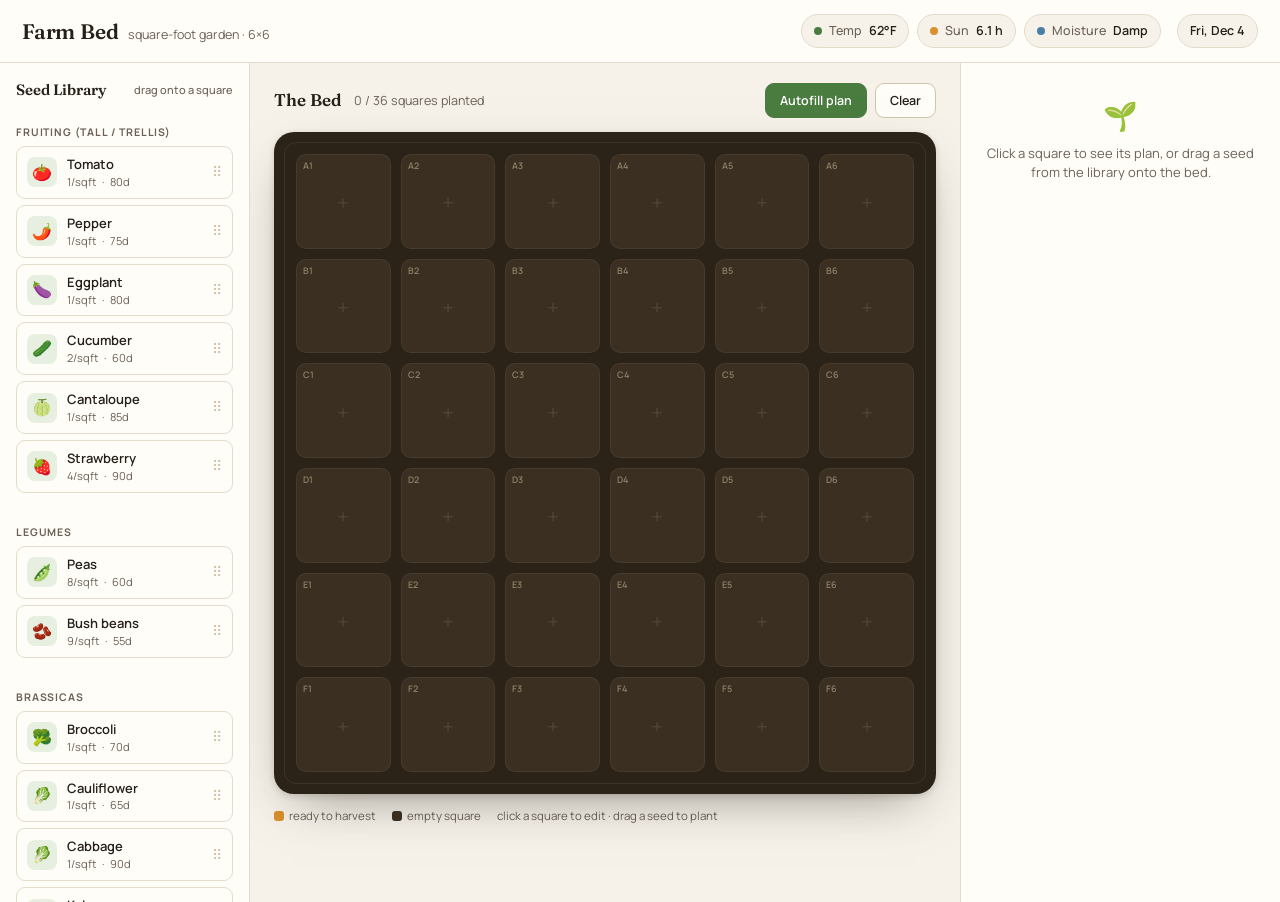
<file: dashboard.html>
<!DOCTYPE html>
<html lang="en">
<head>
<meta charset="UTF-8">
<meta name="viewport" content="width=device-width, initial-scale=1.0">
<title>Farm Bed — Square-Foot Garden</title>
<link rel="preconnect" href="https://fonts.googleapis.com">
<link rel="preconnect" href="https://fonts.gstatic.com" crossorigin>
<link href="https://fonts.googleapis.com/css2?family=Fraunces:opsz,wght@9..144,500;9..144,600&family=Manrope:wght@400;500;600;700&display=swap" rel="stylesheet">
<style>
  :root {
    --soil: #2b2318;
    --soil-2: #3a2f20;
    --ink: #26201a;
    --ink-soft: #6b6156;
    --paper: #f6f2ea;
    --card: #fffdf8;
    --line: #e4dccb;
    --line-strong: #cfc4ac;
    --leaf: #4a7c3f;
    --leaf-deep: #35602f;
    --leaf-pale: #e7efe0;
    --sun: #d9902e;
    --sun-pale: #f7ecd7;
    --water: #4a7fa5;
    --water-pale: #e3eef5;
    --danger: #b4503a;
    --radius: 14px;
    --radius-sm: 9px;
    --shadow: 0 1px 2px rgba(43,35,24,.06), 0 8px 24px -12px rgba(43,35,24,.18);
    --font-display: "Fraunces", Georgia, serif;
    --font-ui: "Manrope", -apple-system, BlinkMacSystemFont, "Segoe UI", sans-serif;
  }
  * { box-sizing: border-box; margin: 0; padding: 0; }
  html, body { height: 100%; }
  body {
    font-family: var(--font-ui);
    background: var(--paper);
    color: var(--ink);
    font-size: 14px;
    line-height: 1.45;
    -webkit-font-smoothing: antialiased;
  }
  button { font-family: var(--font-ui); cursor: pointer; }

  /* ---------- top bar ---------- */
  .topbar {
    display: flex; align-items: center; gap: 16px;
    padding: 14px 22px;
    background: var(--card);
    border-bottom: 1px solid var(--line);
    position: sticky; top: 0; z-index: 20;
  }
  .brand { display: flex; align-items: baseline; gap: 10px; }
  .brand h1 {
    font-family: var(--font-display);
    font-weight: 600; font-size: 21px; letter-spacing: -.01em;
  }
  .brand .sub { color: var(--ink-soft); font-size: 12.5px; }
  .spacer { flex: 1; }
  .weather {
    display: flex; gap: 8px; align-items: center;
  }
  .chip {
    display: flex; align-items: center; gap: 7px;
    padding: 7px 12px; border-radius: 999px;
    background: var(--paper); border: 1px solid var(--line);
    font-size: 12.5px; font-weight: 600; color: var(--ink);
    white-space: nowrap;
  }
  .chip .dot { width: 8px; height: 8px; border-radius: 50%; }
  .chip.sun { } .chip.sun .dot { background: var(--sun); }
  .chip.water .dot { background: var(--water); }
  .chip.temp .dot { background: var(--leaf); }
  .chip .val { color: var(--ink); }
  .chip .lbl { color: var(--ink-soft); font-weight: 500; }
  .chip.placeholder { border-style: dashed; }

  /* ---------- layout ---------- */
  .layout {
    display: grid;
    grid-template-columns: 250px 1fr 320px;
    gap: 0;
    height: calc(100vh - 61px);
    overflow: hidden;
  }

  /* ---------- palette (left) ---------- */
  .palette {
    background: var(--card);
    border-right: 1px solid var(--line);
    display: flex; flex-direction: column;
    overflow-y: auto;
  }
  .palette-head {
    padding: 16px 16px 10px;
    font-family: var(--font-display); font-weight: 600; font-size: 15px;
    display: flex; align-items: center; justify-content: space-between;
  }
  .palette-head .hint { font-family: var(--font-ui); font-weight: 500; font-size: 11px; color: var(--ink-soft); }
  .group { padding: 6px 16px 12px; }
  .group-title {
    font-size: 10.5px; font-weight: 700; letter-spacing: .08em;
    text-transform: uppercase; color: var(--ink-soft);
    padding: 8px 0 6px;
  }
  .seed {
    display: flex; align-items: center; gap: 10px;
    padding: 8px 10px; border-radius: var(--radius-sm);
    border: 1px solid var(--line);
    background: var(--card);
    margin-bottom: 6px;
    cursor: grab;
    user-select: none;
    transition: border-color .12s, transform .12s, box-shadow .12s;
  }
  .seed:hover { border-color: var(--leaf); transform: translateY(-1px); box-shadow: var(--shadow); }
  .seed:active { cursor: grabbing; }
  .seed .ico {
    width: 30px; height: 30px; border-radius: 8px;
    display: grid; place-items: center; font-size: 16px;
    background: var(--leaf-pale); flex: none;
  }
  .seed .meta { flex: 1; min-width: 0; }
  .seed .name { font-weight: 600; font-size: 13px; }
  .seed .spec { font-size: 11px; color: var(--ink-soft); display: flex; gap: 6px; }
  .seed .spec span { white-space: nowrap; }
  .seed .drag-handle { color: var(--line-strong); font-size: 14px; }
  .seed.dragging { opacity: .4; }

  /* ---------- grid (center) ---------- */
  .stage {
    display: flex; flex-direction: column;
    overflow-y: auto;
    padding: 20px 24px 28px;
  }
  .stage-head {
    display: flex; align-items: center; gap: 12px; margin-bottom: 14px;
    flex-wrap: wrap;
  }
  .stage-head h2 { font-family: var(--font-display); font-weight: 600; font-size: 17px; }
  .stage-head .meta { color: var(--ink-soft); font-size: 12.5px; }
  .actions { margin-left: auto; display: flex; gap: 8px; }
  .btn {
    padding: 8px 14px; border-radius: var(--radius-sm);
    border: 1px solid var(--line-strong);
    background: var(--card); color: var(--ink);
    font-weight: 600; font-size: 12.5px;
    transition: background .12s, border-color .12s;
  }
  .btn:hover { border-color: var(--ink); }
  .btn.primary { background: var(--leaf); border-color: var(--leaf); color: #fff; }
  .btn.primary:hover { background: var(--leaf-deep); }
  .btn.ghost { background: transparent; border-color: transparent; color: var(--ink-soft); }
  .btn.ghost:hover { color: var(--danger); border-color: transparent; }

  .bed {
    display: grid;
    grid-template-columns: repeat(6, 1fr);
    gap: 10px;
    max-width: 720px;
    background: var(--soil);
    padding: 22px;
    border-radius: 20px;
    box-shadow: 0 2px 6px rgba(43,35,24,.15), 0 20px 50px -20px rgba(43,35,24,.5);
    position: relative;
  }
  .bed::before {
    content: "";
    position: absolute; inset: 10px;
    border-radius: 12px; border: 1px solid rgba(255,255,255,.08);
    pointer-events: none;
  }
  .cell {
    aspect-ratio: 1;
    background: var(--soil-2);
    border-radius: 10px;
    border: 1px solid rgba(255,255,255,.06);
    position: relative;
    cursor: pointer;
    display: flex; flex-direction: column; align-items: center; justify-content: center;
    gap: 2px;
    transition: background .12s, box-shadow .12s, transform .1s;
    min-height: 0;
  }
  .cell:hover { background: #453823; }
  .cell.drag-over {
    background: #51432a;
    box-shadow: inset 0 0 0 2px var(--sun);
  }
  .cell.filled { background: linear-gradient(160deg, #4a3c28, #3a2f20); }
  .cell .ico { font-size: 20px; filter: drop-shadow(0 1px 1px rgba(0,0,0,.4)); }
  .cell .cname { font-size: 10px; font-weight: 600; color: #efe7d5; max-width: 90%; text-align: center; line-height: 1.1; }
  .cell .cden { font-size: 9px; color: #b9ac8f; font-weight: 600; }
  .cell .idx {
    position: absolute; top: 4px; left: 6px;
    font-size: 9px; color: #8d8268; font-weight: 600;
  }
  .cell.empty { background: var(--soil-2); }
  .cell.empty .plus { color: #6a5f47; font-size: 18px; opacity: .55; }
  .cell.selected { box-shadow: 0 0 0 2px var(--sun), 0 0 0 4px rgba(217,144,46,.25); }
  .cell.ready { box-shadow: inset 0 0 0 2px var(--sun); }

  .legend {
    display: flex; gap: 16px; margin-top: 14px; flex-wrap: wrap;
    font-size: 11.5px; color: var(--ink-soft);
  }
  .legend span { display: flex; align-items: center; gap: 5px; }
  .legend .swatch { width: 10px; height: 10px; border-radius: 3px; display: inline-block; }
  .legend .swatch.s-ready { background: var(--sun); }
  .legend .swatch.s-soil { background: var(--soil-2); }

  /* ---------- inspector (right) ---------- */
  .inspector {
    background: var(--card);
    border-left: 1px solid var(--line);
    overflow-y: auto;
    display: flex; flex-direction: column;
  }
  .insp-empty {
    padding: 32px 20px; text-align: center; color: var(--ink-soft);
    font-size: 13px;
  }
  .insp-empty .big { font-size: 28px; margin-bottom: 8px; }
  .insp-body { padding: 18px 20px; display: flex; flex-direction: column; gap: 14px; }
  .insp-head { display: flex; align-items: center; gap: 10px; }
  .insp-head .ico {
    width: 40px; height: 40px; border-radius: 10px; font-size: 22px;
    display: grid; place-items: center; background: var(--leaf-pale);
  }
  .insp-head .t { font-family: var(--font-display); font-weight: 600; font-size: 18px; }
  .insp-head .s { font-size: 12px; color: var(--ink-soft); }
  .field { display: flex; flex-direction: column; gap: 4px; }
  .field label { font-size: 10.5px; font-weight: 700; letter-spacing: .06em; text-transform: uppercase; color: var(--ink-soft); }
  .field input {
    padding: 8px 10px; border-radius: var(--radius-sm);
    border: 1px solid var(--line-strong); background: var(--paper);
    font-family: var(--font-ui); font-size: 13px; color: var(--ink);
  }
  .field input:focus { outline: 2px solid var(--leaf); outline-offset: 1px; border-color: transparent; }
  .field .auto { font-size: 11px; color: var(--ink-soft); }
  .need { display: flex; gap: 8px; flex-wrap: wrap; }
  .need .tag {
    padding: 4px 9px; border-radius: 6px; font-size: 11px; font-weight: 600;
  }
  .tag.sun { background: var(--sun-pale); color: #8a5a12; }
  .tag.water { background: var(--water-pale); color: #35617f; }
  .tag.density { background: var(--leaf-pale); color: var(--leaf-deep); }
  .comp { font-size: 12.5px; color: var(--ink-soft); background: var(--paper); border: 1px solid var(--line); border-radius: var(--radius-sm); padding: 10px 12px; }
  .comp b { color: var(--ink); }
  .remove { margin-top: 4px; align-self: flex-start; }
  .harvest-badge { display: flex; align-items: center; gap: 8px; padding: 8px 12px; border-radius: var(--radius-sm); font-size: 12.5px; font-weight: 600; }
  .harvest-badge.ready { background: var(--sun-pale); color: #8a5a12; }
  .harvest-badge.growing { background: var(--leaf-pale); color: var(--leaf-deep); }

  /* ---------- harvest calendar (bottom of stage) ---------- */
  .calendar { margin-top: 22px; max-width: 720px; }
  .calendar h3 { font-family: var(--font-display); font-weight: 600; font-size: 15px; margin-bottom: 10px; }
  .cal-list { display: flex; flex-direction: column; gap: 6px; }
  .cal-row {
    display: grid; grid-template-columns: 64px 1fr 1fr 1fr;
    gap: 10px; align-items: center;
    padding: 8px 12px; border-radius: var(--radius-sm);
    background: var(--card); border: 1px solid var(--line);
    font-size: 12.5px;
  }
  .cal-row.head { background: transparent; border: none; font-weight: 700; font-size: 10.5px; text-transform: uppercase; letter-spacing: .06em; color: var(--ink-soft); padding: 0 12px; }
  .cal-row .sq { font-weight: 700; color: var(--ink-soft); }
  .cal-row .crop { font-weight: 600; }
  .cal-row .days { color: var(--ink-soft); }

  @media (max-width: 1100px) {
    .layout { grid-template-columns: 210px 1fr; }
    .inspector { display: none; }
  }
  @media (max-width: 760px) {
    .layout { grid-template-columns: 1fr; height: auto; }
    .palette { border-right: none; border-bottom: 1px solid var(--line); max-height: 220px; }
    .bed { padding: 12px; gap: 6px; }
  }
</style>
</head>
<body>
  <div class="topbar">
    <div class="brand">
      <h1>Farm Bed</h1>
      <span class="sub">square-foot garden · 6×6</span>
    </div>
    <div class="spacer"></div>
    <div class="weather">
      <div class="chip temp"><span class="dot"></span><span class="lbl">Temp</span><span class="val" id="chipTemp">—</span></div>
      <div class="chip sun"><span class="dot"></span><span class="lbl">Sun</span><span class="val" id="chipSun">—</span></div>
      <div class="chip water"><span class="dot"></span><span class="lbl">Moisture</span><span class="val" id="chipMoist">—</span></div>
    </div>
    <div class="chip" id="chipDate"></div>
  </div>

  <div class="layout">
    <!-- palette -->
    <aside class="palette">
      <div class="palette-head">Seed Library <span class="hint">drag onto a square</span></div>
      <div id="paletteGroups"></div>
    </aside>

    <!-- stage -->
    <main class="stage">
      <div class="stage-head">
        <h2>The Bed</h2>
        <span class="meta" id="bedMeta"></span>
        <div class="actions">
          <button class="btn primary" id="btnAutofill">Autofill plan</button>
          <button class="btn" id="btnClear">Clear</button>
        </div>
      </div>
      <div class="bed" id="bed"></div>
      <div class="legend">
        <span><span class="swatch s-ready"></span> ready to harvest</span>
        <span><span class="swatch s-soil"></span> empty square</span>
        <span>click a square to edit · drag a seed to plant</span>
      </div>
      <div class="calendar" id="calendar"></div>
    </main>

    <!-- inspector -->
    <aside class="inspector" id="inspector"></aside>
  </div>

<script>
/* ============ plant library (square-foot gardening) ============ */
const PLANTS = {
  tomato:      { name:'Tomato',       ico:'🍅', per:1,  days:80,  sun:'full',    water:'high',   trellis:true,  grp:'Fruiting',  comp:'Basil, marigold, chives' },
  pepper:      { name:'Pepper',       ico:'🌶️', per:1,  days:75,  sun:'full',    water:'medium', grp:'Fruiting',  comp:'Basil, onion' },
  eggplant:    { name:'Eggplant',     ico:'🍆', per:1,  days:80,  sun:'full',    water:'medium', grp:'Fruiting',  comp:'Beans, marigold' },
  cucumber:    { name:'Cucumber',     ico:'🥒', per:2,  days:60,  sun:'full',    water:'high',   trellis:true,  grp:'Fruiting',  comp:'Beans, radish' },
  cantaloupe:  { name:'Cantaloupe',   ico:'🍈', per:1,  days:85,  sun:'full',    water:'high',   trellis:true,  grp:'Fruiting',  comp:'Marigold' },
  peas:        { name:'Peas',         ico:'🫛', per:8,  days:60,  sun:'full',    water:'medium', trellis:true,  grp:'Legumes',   comp:'Carrot, radish' },
  beans:       { name:'Bush beans',   ico:'🫘', per:9,  days:55,  sun:'full',    water:'medium', grp:'Legumes',   comp:'Carrot, eggplant' },
  broccoli:    { name:'Broccoli',     ico:'🥦', per:1,  days:70,  sun:'full',    water:'medium', grp:'Brassica',  comp:'Onion, dill' },
  cauliflower: { name:'Cauliflower',  ico:'🥬', per:1,  days:65,  sun:'full',    water:'medium', grp:'Brassica',  comp:'Onion, celery' },
  cabbage:     { name:'Cabbage',      ico:'🥬', per:1,  days:90,  sun:'full',    water:'medium', grp:'Brassica',  comp:'Onion, dill' },
  kale:        { name:'Kale',         ico:'🥬', per:4,  days:55,  sun:'full',    water:'medium', grp:'Brassica',  comp:'Onion, beet' },
  lettuce:     { name:'Lettuce',      ico:'🥬', per:4,  days:45,  sun:'partial', water:'medium', grp:'Leafy',     comp:'Carrot, radish' },
  spinach:     { name:'Spinach',      ico:'🍃', per:9,  days:40,  sun:'partial', water:'medium', grp:'Leafy',     comp:'Strawberry, pea' },
  onion:       { name:'Onion',        ico:'🧅', per:16, days:100, sun:'full',    water:'low',    grp:'Root',      comp:'Carrot, lettuce' },
  carrot:      { name:'Carrot',       ico:'🥕', per:16, days:70,  sun:'full',    water:'medium', grp:'Root',      comp:'Onion, pea' },
  beet:        { name:'Beet',         ico:'🫜', per:9,  days:55,  sun:'full',    water:'medium', grp:'Root',      comp:'Onion, kale' },
  radish:      { name:'Radish',       ico:'🫜', per:16, days:25,  sun:'full',    water:'low',    grp:'Root',      comp:'Carrot, cucumber' },
  garlic:      { name:'Garlic',       ico:'🧄', per:9,  days:210, sun:'full',    water:'low',    grp:'Root',      comp:'Tomato, pepper', perennial:true },
  basil:       { name:'Basil',        ico:'🌿', per:4,  days:55,  sun:'full',    water:'medium', grp:'Herb',      comp:'Tomato, pepper' },
  chives:      { name:'Chives',       ico:'🌿', per:16, days:60,  sun:'full',    water:'low',    grp:'Herb',      comp:'Carrot, tomato' },
  lemongrass:  { name:'Lemongrass',   ico:'🌾', per:1,  days:90,  sun:'full',    water:'medium', grp:'Herb',      comp:'Most vegetables' },
  rhubarb:     { name:'Rhubarb',      ico:'🌿', per:1,  days:365, sun:'full',    water:'medium', grp:'Perennial', comp:'Permanent bed', perennial:true },
  strawberry:  { name:'Strawberry',   ico:'🍓', per:4,  days:90,  sun:'full',    water:'medium', grp:'Fruiting',  comp:'Spinach, lettuce', perennial:true },
  marigold:    { name:'Marigold',     ico:'🌼', per:4,  days:50,  sun:'full',    water:'low',    grp:'Flower',    comp:'Tomato, everything', companion:true },
};

/* ============ recommended 6×6 plan (row-major, 36 squares) ============ */
const RECOMMENDED = [
  'tomato','tomato','peas','peas','cantaloupe','cantaloupe',
  'pepper','pepper','eggplant','eggplant','beans','beans',
  'broccoli','cauliflower','cauliflower','cabbage','kale','kale',
  'lettuce','lettuce','lettuce','spinach','spinach','rhubarb',
  'onion','onion','carrot','carrot','beet','garlic',
  'basil','basil','lemongrass','chives','marigold','radish',
];

const GROUP_ORDER = ['Fruiting','Legumes','Brassica','Leafy','Root','Herb','Perennial','Flower'];
const GROUP_LABEL = {
  Fruiting:'Fruiting (tall / trellis)', Legumes:'Legumes', Brassica:'Brassicas',
  Leafy:'Leafy greens', Root:'Roots & bulbs', Herb:'Herbs', Perennial:'Perennials', Flower:'Companion flowers',
};

/* ============ state ============ */
const ROWS = 6, COLS = 6;
const TODAY = '2026-11-09';
const PLANT_DATE = '2026-11-10'; // user plants tomorrow
let grid = load() || Array(ROWS*COLS).fill(null);
let selected = null;

function load() {
  try { return JSON.parse(localStorage.getItem('farmbed-v1')); } catch { return null; }
}
function save() {
  localStorage.setItem('farmbed-v1', JSON.stringify(grid));
}

/* ============ helpers ============ */
const $ = (s) => document.querySelector(s);
const fmt = (iso) => {
  if (!iso) return '—';
  const d = new Date(iso + 'T00:00:00');
  return d.toLocaleDateString('en-US', { month:'short', day:'numeric' });
};
function addDays(iso, n) {
  const d = new Date(iso + 'T00:00:00');
  d.setDate(d.getDate() + n);
  return d.toISOString().slice(0,10);
}
function rowCol(i) { return { r: Math.floor(i/COLS)+1, c: (i%COLS)+1 }; }
function label(i) { const {r,c} = rowCol(i); return String.fromCharCode(64+r)+c; }

/* ============ weather (placeholders — wire to API/sensor later) ============ */
const WEATHER = { temp:'62°F', sun:'6.1 h', moist:'Damp' };
$('#chipTemp').textContent = WEATHER.temp;
$('#chipSun').textContent = WEATHER.sun;
$('#chipMoist').textContent = WEATHER.moist;
$('#chipDate').textContent = new Date().toLocaleDateString('en-US',{weekday:'short', month:'short', day:'numeric'});

/* ============ render palette ============ */
function renderPalette() {
  const wrap = $('#paletteGroups');
  wrap.innerHTML = '';
  for (const g of GROUP_ORDER) {
    const items = Object.entries(PLANTS).filter(([,p]) => p.grp === g);
    if (!items.length) continue;
    const div = document.createElement('div');
    div.className = 'group';
    div.innerHTML = `<div class="group-title">${GROUP_LABEL[g]}</div>`;
    for (const [key, p] of items) {
      const el = document.createElement('div');
      el.className = 'seed';
      el.draggable = true;
      el.dataset.plant = key;
      el.innerHTML = `
        <div class="ico">${p.ico}</div>
        <div class="meta">
          <div class="name">${p.name}</div>
          <div class="spec"><span>${p.per}/sqft</span><span>·</span><span>${p.days}d</span></div>
        </div>
        <div class="drag-handle">⠿</div>`;
      el.addEventListener('dragstart', (e) => {
        e.dataTransfer.setData('text/plant', key);
        el.classList.add('dragging');
      });
      el.addEventListener('dragend', () => el.classList.remove('dragging'));
      div.appendChild(el);
    }
    wrap.appendChild(div);
  }
}

/* ============ render bed ============ */
function renderBed() {
  const bed = $('#bed');
  bed.innerHTML = '';
  for (let i = 0; i < ROWS*COLS; i++) {
    const cell = document.createElement('div');
    cell.className = 'cell' + (grid[i] ? ' filled' : ' empty') + (selected === i ? ' selected' : '');
    cell.dataset.i = i;

    const p = grid[i] ? PLANTS[grid[i]] : null;
    const { r, c } = rowCol(i);
    if (p) {
      const exp = addDays(PLANT_DATE, p.days);
      const isReady = new Date(exp) <= new Date();
      if (isReady) cell.classList.add('ready');
      cell.innerHTML = `
        <span class="idx">${label(i)}</span>
        <span class="ico">${p.ico}</span>
        <span class="cname">${p.name}</span>
        <span class="cden">×${p.per}</span>`;
    } else {
      cell.innerHTML = `<span class="idx">${label(i)}</span><span class="plus">＋</span>`;
    }

    cell.addEventListener('click', () => { selected = i; renderBed(); renderInspector(); });
    cell.addEventListener('dragover', (e) => { e.preventDefault(); cell.classList.add('drag-over'); });
    cell.addEventListener('dragleave', () => cell.classList.remove('drag-over'));
    cell.addEventListener('drop', (e) => {
      e.preventDefault();
      cell.classList.remove('drag-over');
      const plant = e.dataTransfer.getData('text/plant');
      if (plant && PLANTS[plant]) {
        grid[i] = plant;
        selected = i;
        save(); renderBed(); renderInspector(); renderCalendar();
      }
    });
    bed.appendChild(cell);
  }
  const used = grid.filter(Boolean).length;
  $('#bedMeta').textContent = `${used} / ${ROWS*COLS} squares planted`;
}

/* ============ render inspector ============ */
function renderInspector() {
  const ins = $('#inspector');
  if (selected === null || !grid[selected]) {
    ins.innerHTML = `<div class="insp-empty"><div class="big">🌱</div>Click a square to see its plan, or drag a seed from the library onto the bed.</div>`;
    return;
  }
  const key = grid[selected];
  const p = PLANTS[key];
  const { r, c } = rowCol(selected);
  const sqLabel = label(selected);
  const planted = PLANT_DATE;
  const exp = addDays(planted, p.days);
  const isReady = new Date(exp) <= new Date();

  ins.innerHTML = `
    <div class="insp-body">
      <div class="insp-head">
        <div class="ico">${p.ico}</div>
        <div><div class="t">${p.name}</div><div class="s">Square ${sqLabel} · row ${r}, col ${c}</div></div>
      </div>
      <div class="harvest-badge ${isReady ? 'ready' : 'growing'}">
        ${isReady ? '● Ready to harvest' : '● Growing'} — expected ${fmt(exp)}
      </div>
      <div class="need">
        <span class="tag density">${p.per} per square</span>
        <span class="tag sun">${p.sun === 'full' ? 'Full sun' : 'Partial shade'}</span>
        <span class="tag water">${p.water === 'high' ? 'High' : p.water === 'low' ? 'Low' : 'Medium'} water</span>
        ${p.trellis ? '<span class="tag water">Trellis</span>' : ''}
      </div>
      <div class="field">
        <label>Plant date</label>
        <input type="date" value="${planted}" id="fPlant">
      </div>
      <div class="field">
        <label>Expected harvest</label>
        <input type="date" value="${exp}" id="fExp" readonly>
        <span class="auto">auto = plant date + ${p.days} days to maturity</span>
      </div>
      <div class="field">
        <label>Actual harvest</label>
        <input type="date" id="fAct" placeholder="set when picked">
      </div>
      <div class="field">
        <label>Replant date</label>
        <input type="date" id="fReplant" placeholder="after harvest + compost">
      </div>
      <div class="comp"><b>Companions:</b> ${p.comp}. ${p.companion ? 'Plant as a pest-deterrent companion.' : ''} ${p.perennial ? '<b>Perennial</b> — keep this square reserved; it does not rotate.' : ''}</div>
      <button class="btn ghost remove" id="btnRemove">Remove from square</button>
    </div>`;

  $('#fPlant').addEventListener('change', (e) => {
    // recompute expected harvest from new plant date
    const exp2 = addDays(e.target.value, p.days);
    $('#fExp').value = exp2;
    $('#fExp').nextElementSibling.textContent = 'auto = plant date + ' + p.days + ' days to maturity';
    renderCalendar();
  });
  $('#btnRemove').addEventListener('click', () => {
    grid[selected] = null; save(); renderBed(); renderInspector(); renderCalendar();
  });
}

/* ============ harvest calendar ============ */
function renderCalendar() {
  const wrap = $('#calendar');
  const planted = grid.map((g, i) => ({ g, i })).filter(x => x.g);
  if (!planted.length) { wrap.innerHTML = ''; return; }
  const sorted = [...planted].sort((a, b) => {
    const ea = addDays(PLANT_DATE, PLANTS[a.g].days);
    const eb = addDays(PLANT_DATE, PLANTS[b.g].days);
    return ea.localeCompare(eb);
  });
  let html = `<h3>Harvest calendar</h3><div class="cal-list">`;
  html += `<div class="cal-row head"><span>Square</span><span>Crop</span><span>Plant date</span><span>Expected harvest</span></div>`;
  for (const { g, i } of sorted) {
    const p = PLANTS[g];
    const exp = addDays(PLANT_DATE, p.days);
    const isReady = new Date(exp) <= new Date();
    html += `<div class="cal-row">
      <span class="sq">${label(i)}</span>
      <span class="crop">${p.ico} ${p.name} ${isReady ? '· ready' : ''}</span>
      <span>${fmt(PLANT_DATE)}</span>
      <span class="days">${fmt(exp)} <span style="color:var(--ink-soft)">(${p.days}d)</span></span>
    </div>`;
  }
  wrap.innerHTML = html + '</div>';
}

/* ============ actions ============ */
$('#btnAutofill').addEventListener('click', () => {
  grid = [...RECOMMENDED];
  save(); renderBed(); renderInspector(); renderCalendar();
});
$('#btnClear').addEventListener('click', () => {
  grid = Array(ROWS*COLS).fill(null);
  save(); renderBed(); renderInspector(); renderCalendar();
});

/* ============ init ============ */
renderPalette();
renderBed();
renderInspector();
renderCalendar();
</script>
</body>
</html>
</file>
